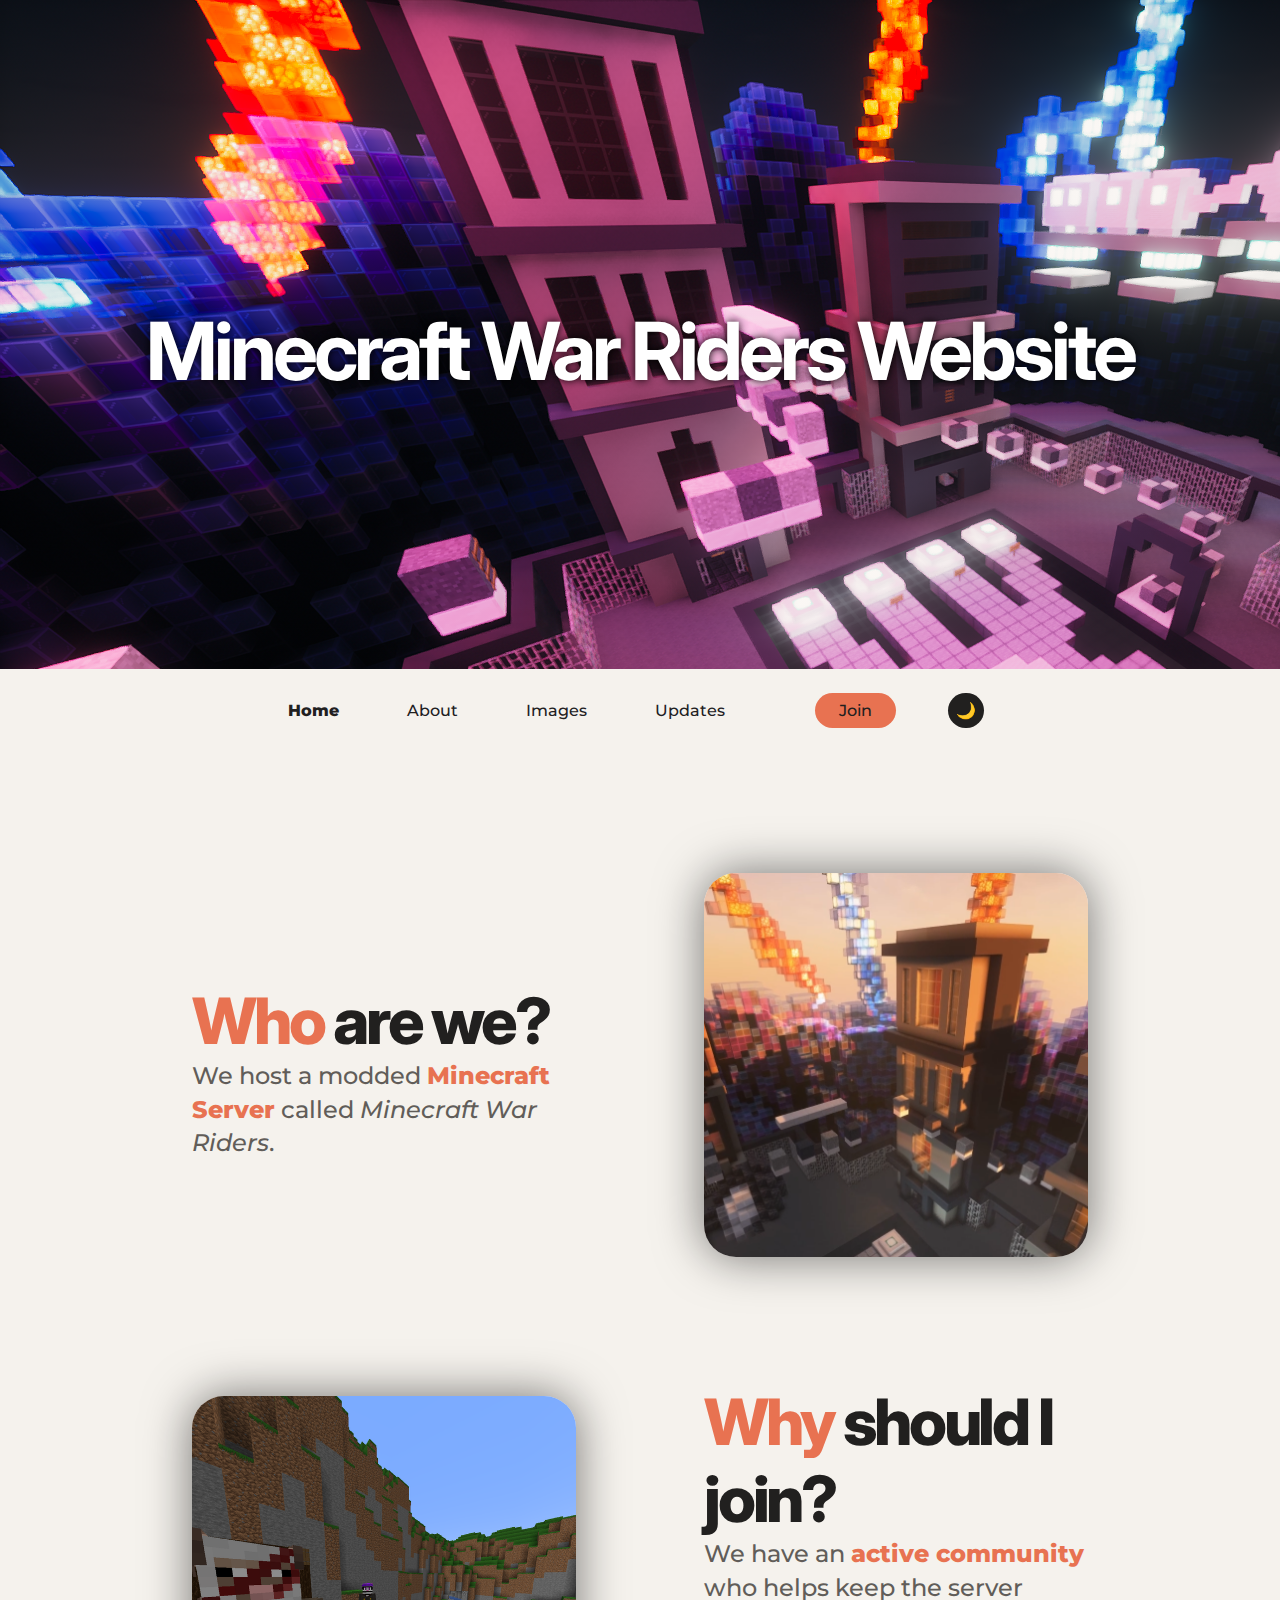
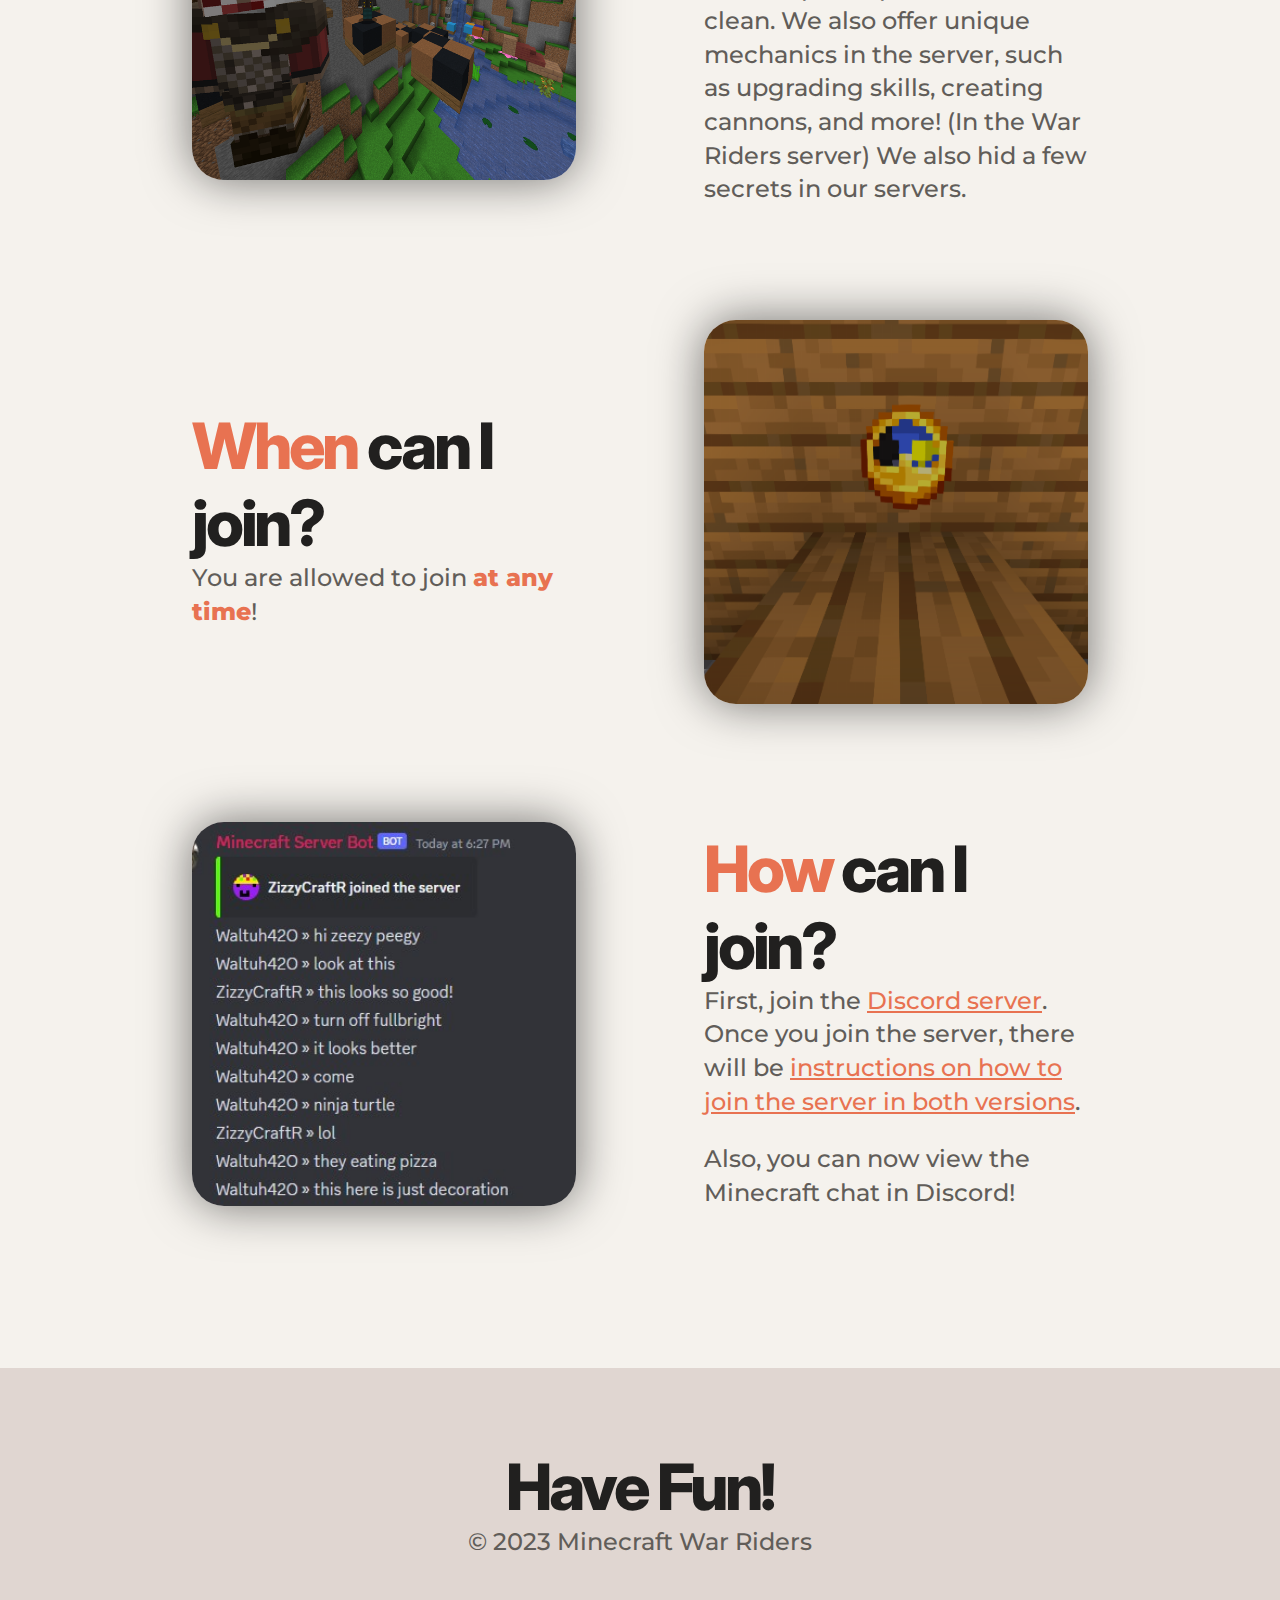
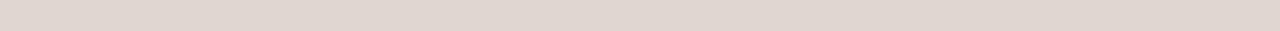
<file: mcwr/index.html>
<!--

              ####    ####
              ####    ####
                  ####
                ########
                ########
                ##    ##

+--------------------------------------+
| (C) Minecraft War Riders Crossplay   |
|                                      |
| Website made by No*ie                |
| youtube.com/@itsnoxie for more info. |
+--------------------------------------+

-->

<!DOCTYPE html>

<html>
    <head>
        <meta charset="utf-8">
        <meta http-equiv="X-UA-Compatible" content="IE=edge">
        <title>MCWR | Home</title>
        <link rel="icon" type="image/x-icon" href="resources/favicon.png">
        <meta name="viewport" content="width=device-width, initial-scale=1">
        <link rel="stylesheet" href="style.css">
        <script src="https://ajax.googleapis.com/ajax/libs/jquery/3.6.4/jquery.min.js"></script>
        <script src="app.js"></script>
    </head>
    <body id="body">
        <header>
            <h1>
                Minecraft War Riders Website
            </h1>
        </header>
        <nav>
            <div class="nav-list-div">
                <ul>
                    <li><a href="index.html"><b>Home</b></a></li>
                    <li><a href="about.html">About</a></li>
                    <li><a href="images.html">Images</a></li>
                    <li><a href="updates.html">Updates</a></li>
                </ul>
            </div>
            <div>
                <button id="join-button"><a href="https://www.discord.gg/PpvEjsumfe"">Join</a></button>
                <button id="dark-mode" onclick="toggleDarkMode()">🌙</button>
                <button id="xi-button" onclick="toggleMenu()">≡</button>
            </div>
        </nav>
        <div class="menu">
            <li class="menuli"><a href="index.html">Home</a></li>
            <li class="menuli"><a href="about.html">About</a></li>
            <li class="menuli"><a href="images.html">Images</a></li>
            <li class="menuli"><a href="updates.html">Updates</a></li>
        </div>
        <main>
            <div class="container">
                <div>
                    <h1><span class="red h">Who</span> are we?</h1>
                    <p>We host a modded <b class="red">Minecraft Server</b> called <em>Minecraft War Riders</em>.</p>
                </div>
                <div>
                    <img src="resources/lobby2.png" style="width: 30vw; height: 30vw;">
                </div>
            </div>
            <div class="container">
                <div>
                    <img src="resources/lobby3.png" style="width: 30vw; height: 30vw;">
                </div>
                <div>
                    <h1><span class="red h">Why</span> should I join?</h1>
                    <p>We have an <b class="red">active community</b> who helps keep the server clean. We also offer unique mechanics in the server, such as upgrading skills, creating cannons, and more! (In the War Riders server) We also hid a few secrets in our servers.</p>
                </div>
            </div>
            <div class="container">
                <div>
                    <h1><span class="red h">When</span> can I join?</h1>
                    <p>You are allowed to join <b class="red">at any time</b>!</p>
                </div>
                <div>
                    <img src="resources/clock.png" style="width: 30vw; height: 30vw;">
                </div>
            </div>
            <div class="container">
                <div>
                    <img src="resources/discord.png" style="width: 30vw; height: 30vw;">
                </div>
                <div>
                    <h1><span class="red h">How</span> can I join?</h1>
                    <p>First, join the <a href="https://www.discord.gg/PpvEjsumfe">Discord server</a>. Once you join the server, there will be <a href="about.html">instructions on how to join the server in both versions</a>.</p>
                    <p>Also, you can now view the Minecraft chat in Discord!</p>
                </div>
            </div>
        </main>
        <footer>
            <h1>Have Fun!</h1>
            <p>&copy; 2023 Minecraft War Riders</p>
        </footer>
    </body>
</html>
</file>
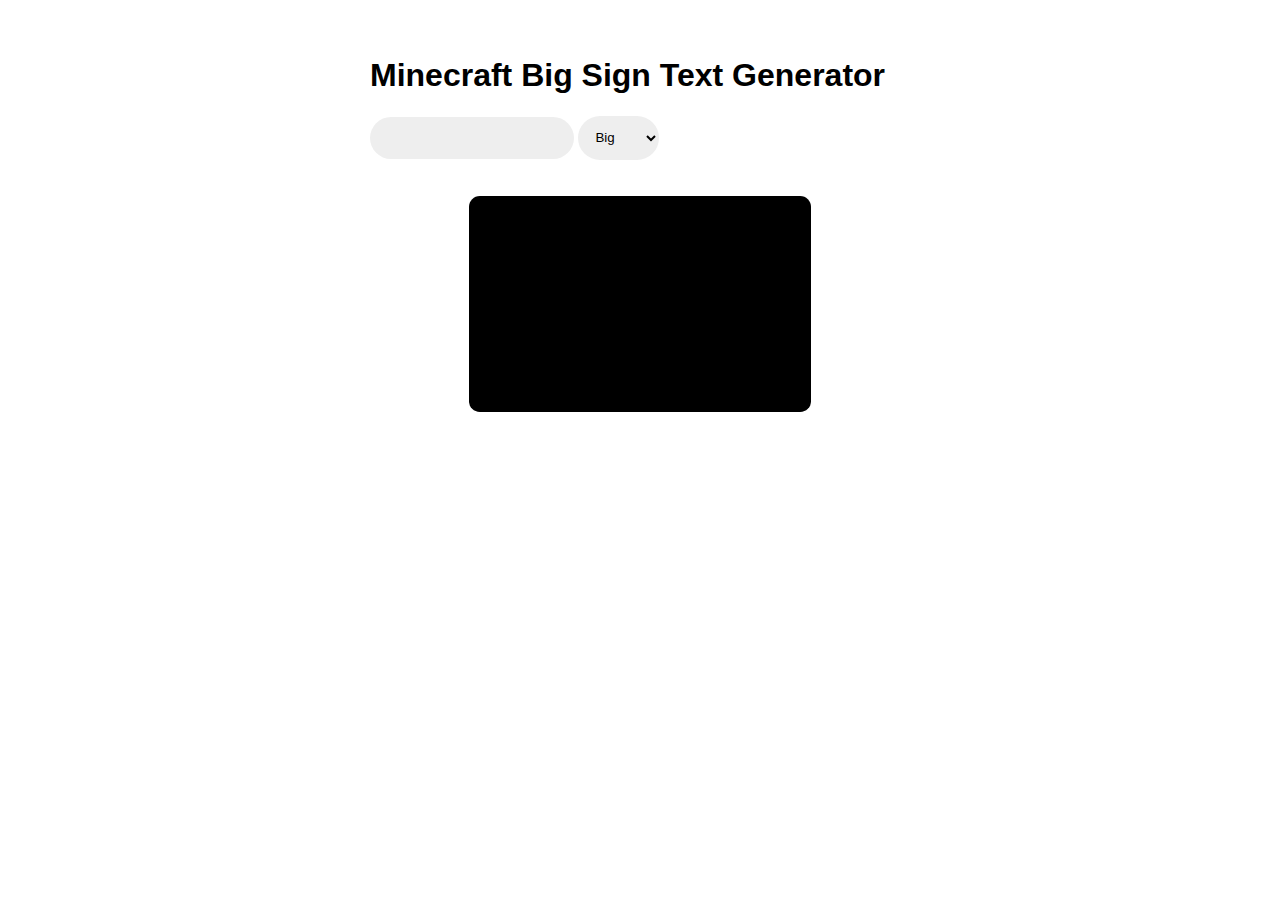
<file: signtext.html>
<!DOCTYPE html>
<html lang="en">
<head>
    <link rel="preconnect" href="https://rsms.me/">
    <link rel="stylesheet" href="https://rsms.me/inter/inter.css">
    <meta charset="UTF-8">
    <meta name="viewport" content="width=device-width, initial-scale=1.0">
    <title>Sign Text Generator</title>
    <script src="https://ajax.googleapis.com/ajax/libs/jquery/3.7.1/jquery.min.js"></script>
    <style>
        @font-face {
    font-family: Minecraft Seven v2;
    src: url("resources/Minecraft-Seven_v2.otf") format("opentype");
}

:root {
    font-family: Inter, sans-serif;
    font-feature-settings: 'liga' 1, 'calt' 1, 'dlig' 1, 'ss02' 1;
}

@supports (font-variation-settings: normal) {
    :root { font-family: InterVariable, sans-serif; }
}

body {
    font-family: 'Inter', sans-serif;
    padding: 36px 0;
    max-width: 60vh;
    margin: 0 auto;
}

.sign {
    font-family: 'Minecraft Seven v2';
    font-size: 36px;
    background-color: #000000;
    border-radius: 0.3em;
    margin: 1em auto;
    padding: 0.3em;
    width: 8.9em;
    height: 5.4em;

    p {
        color: #55FF55;
        text-shadow:
            .1em .1em #278828,
            .1em 0em #278828,
            .1em -.1em #278828,
            0em -.1em #278828,
            -.1em -.1em #278828,
            -.1em 0em #278828,
            -.1em .1em #278828,
            0em .1em #278828;
        display: block;
        text-align: center;
        word-spacing: 0.1em;
        font-size: 36px;
        margin: 0.3em 0;
        white-space: pre;
    } 
}

.compromise p {
    color: #FFFF55;
    text-shadow:
        .1em .1em #888828,
        .1em 0em #888828,
        .1em -.1em #888828,
        0em -.1em #888828,
        -.1em -.1em #888828,
        -.1em 0em #888828,
        -.1em .1em #888828,
        0em .1em #888828;
}

.too-long p {
    color: #FF5555;
    text-shadow:
        .1em .1em #882728,
        .1em 0em #882728,
        .1em -.1em #882728,
        0em -.1em #882728,
        -.1em -.1em #882728,
        -.1em 0em #882728,
        -.1em .1em #882728,
        0em .1em #882728;
}

input, select {
    background-color: #eeeeee;
    border: none;
    padding: 1em;
    border-radius: 100vh;
}
    </style>
</head>
<body>
    <h1>Minecraft Big Sign Text Generator</h1>
    <input type="text" id="input">
    <select name="font" id="font">
        <option value="big">Big</option>
        <option value="small">Small</option>
    </select>
    <div class="sign">
        <p id="line1"> </p>
        <p id="line2"> </p>
        <p id="line3"> </p>
        <p id="line4"> </p>
    </div>
</body>
<script>
    const bigCharacters = [
    "ıı''ıı",
    "||''||",
    "|| ||",
    "   ",
    "||''ıı",
    "||''ıı",
    "||,,!!",
    "   ",
    "ıı''||",
    "||  ",
    "!!,,!!",
    "   ",
    "||''ıı",
    "|| ||",
    "||,,!!",
    "   ",
    "||''''",
    "||'' ",
    "||,,,,",
    "   ",
    "||''''",
    "||'' ",
    "||  ",
    "   ",
    "ıı''''",
    "|| ıı",
    "!!,,||",
    "   ",
    "|| ||",
    "||''||",
    "|| ||",
    "   ",
    "''||''",
    " || ",
    ",,||,,",
    "   ",
    "''''||",
    "  ||",
    "ıı,,||",
    "   ",
    "|| ||",
    "||''ıı",
    "|| ||",
    "   ",
    "||  ",
    "||  ",
    "||,,,,",
    "   ",
    "||ıı||",
    "|| ||",
    "|| ||",
    "   ",
    "||''ıı",
    "|| ||",
    "|| ||",
    "   ",
    "ıı''ıı",
    "|| ||",
    "!!,,!!",
    "   ",
    "||''ıı",
    "||'' ",
    "||  ",
    "   ",
    "ıı''ıı",
    "||,,||",
    "  ||",
    "   ",
    "||''ıı",
    "||''ıı",
    "|| ||",
    "   ",
    "ıı''!!",
    "''''ıı",
    "ıı,,||",
    "   ",
    "''||''",
    " || ",
    " || ",
    "   ",
    "|| ||",
    "|| ||",
    "!!,,!!",
    "   ",
    "|| ||",
    "|| ||",
    "||ıı''",
    "   ",
    "|| ||",
    "||,,||",
    "||''||",
    "   ",
    "|| ||",
    " || ",
    "|| ||",
    "   ",
    "|| ||",
    "!!,,||",
    "ıı,,||",
    "   ",
    "''''||",
    " || ",
    "||,,,,",
    "   ",
    "   ",
    "'';;ıı",
    "||,,||",
    "   ",
    "||  ",
    "||''ıı",
    "||,,||",
    "   ",
    "   ",
    "ıı''!!",
    "||,,ıı",
    "   ",
    "  ||",
    "ıı''||",
    "||,,||",
    "   ",
    "   ",
    "ıı''||",
    "!!;;,,",
    "   ",
    " ıı''",
    "''||''",
    " || ",
    "   ",
    "   ",
    "ıı''||",
    "||,,||",
    "ıı,,||",
    "||  ",
    "||''ıı",
    "|| ||",
    "   ",
    " '' ",
    "''|| ",
    " ||,,",
    "   ",
    "  ''",
    "''''||",
    "  ||",
    "ıı,,||",
    "||  ",
    "||,,!!",
    "|| ıı",
    "   ",
    "''|| ",
    " || ",
    " ||,,",
    "   ",
    "   ",
    "||ıı||",
    "|| ||",
    "   ",
    "   ",
    "||''ıı",
    "|| ||",
    "   ",
    "   ",
    "ıı''ıı",
    "!!,,!!",
    "   ",
    "   ",
    "||''ıı",
    "||,,||",
    "||  ",
    "   ",
    "ıı''||",
    "!!,,||",
    "  ||",
    "   ",
    "||''!!",
    "||  ",
    "   ",
    "   ",
    "ıı;;''",
    "ıı,,||",
    "   ",
    " ıı ",
    "''||''",
    " ||,,",
    "   ",
    "   ",
    "|| ||",
    "!!,,||",
    "   ",
    "   ",
    "|| ||",
    "''ıı''",
    "   ",
    "   ",
    "|| ||",
    "''||||",
    "   ",
    "   ",
    "!!,,!!",
    "ıı''ıı",
    "   ",
    "   ",
    "|| ||",
    "!!,,||",
    "ıı,,||",
    "   ",
    "'';;ıı",
    "||,,,,",
    "   ",
    "ıı''ıı",
    "||,'||",
    "!!,,!!",
    "   ",
    ",,|| ",
    " || ",
    ",,||,,",
    "   ",
    "!!''ıı",
    " ,,!!",
    "||,,,,",
    "   ",
    "!!''ıı",
    " ''ıı",
    "||,,!!",
    "   ",
    "ıı ||",
    "||,,||",
    "  ||",
    "   ",
    "||''''",
    "''''ıı",
    "||,,!!",
    "   ",
    "ıı'' ",
    "||''ıı",
    "!!,,!!",
    "   ",
    "''''||",
    " || ",
    "||  ",
    "   ",
    "ıı''ıı",
    "ıı''ıı",
    "!!,,!!",
    "   ",
    "ıı''ıı",
    "!!,,||",
    " ,,!!",
    "   ",
    " || ",
    "   ",
    "   ",
    "   ",
    "   ",
    "   ",
    " ıı ",
    "   ",
    "   ",
    "   ",
    " ıı ",
    "''  ",
    ",,||,,",
    "''··,,",
    "''||''",
    "   ",
    "   ",
    ",,,,,,",
    "   ",
    "   ",
    "ıı'' ",
    "ıı'' ",
    "||,,||",
    "   ",
    "   ",
    "   ",
    "   ",
    "   "
];

const smallCharacters = [
    ",,,,,",
    "||··|",
    ",,,,,",
    "||;;i",
    ",,,,,",
    "||,,,",
    " ,,,",
    "ı;;||",
    ",,,,,",
    "||;;,",
    ",,,,,",
    "||· ",
    ",,,,,",
    "||,;ı",
    ",, ,",
    "||··|",
    ",,,,,",
    ",,||,",
    ",,,,,",
    "ı,,||",
    ",, ,",
    "||·;,",
    ",,, ",
    "||,,,",
    ",, ,",
    "||''|",
    ",, ,",
    "||'·|",
    ",,,,,",
    "||,,|",
    ",,,,,",
    "||··'",
    ",,,,,",
    "'··||",
    ", ,,",
    "||' ",
    " ,,,",
    ";';ıı",
    ",,, ",
    "'||''",
    ",, ,",
    "||,,|",
    ",, ,",
    "||,·'",
    ",, ,",
    "|ı··|",
    ",, ,",
    "ıı''ı",
    ",, ,",
    "'';;|",
    ",,,,,",
    ",ı,',",
    ",,,,,",
    "||··|",
    ",,,,,",
    "||;;i",
    ",,,,,",
    "||,,,",
    "  ,",
    "ıı;;|",
    ",,,,,",
    "||;;,",
    ",,,,,",
    "||· ",
    ",,,,,",
    "||,;ı",
    ",, ,",
    "||··|",
    ",,,,,",
    ",,||,",
    ",,,,,",
    "ı,,||",
    ",, ,",
    "||·;,",
    ",,, ",
    "||,,,",
    ",, ,",
    "||''|",
    ",, ,",
    "||'·|",
    ",,,,,",
    "||,,|",
    ",,,,,",
    "||··'",
    ",,,,,",
    "'··||",
    ", ,,",
    "||' ",
    " ,,,",
    ";';ıı",
    ",,, ",
    "'||''",
    ",, ,",
    "||,,|",
    ",, ,",
    "||,·'",
    ",, ,",
    "||ı·|",
    ",, ,",
    "ıı''ı",
    ",, ,",
    "'';;|",
    ",,,,,",
    ",ı,',",
    ",,,,,",
    "|,;,|",
    ",,, ",
    ",||,,",
    ",,,,,",
    "ı;;;'",
    ",,,,,",
    ";;;;¦",
    ",, ,",
    "''''|",
    ",,,,,",
    "'';;ı",
    " ,,,",
    "||;;ı",
    ",,,,,",
    " ı|'",
    ",,,,,",
    "¦|;;¦",
    ",,,,,",
    "';;||",
    ",,, ",
    " ' ",
    " · ",
    "ııı ",
    " · ",
    ",;ı ",
    ",,ı,,",
    "';|;ı",
    " · ",
    "'''''",
    ",,, ",
    "¦;¦;,",
    " · ",
    " · ",
];

const allCharactersString = "ABCDEFGHIJKLMNOPQRSTUVWXYZabcdefghijklmnopqrstuvwxyz0123456789'.,$-& ";

const allCharacters = allCharactersString.split("");

function bigCharacterLine(n, character) {
    let characterIndex = allCharactersString.indexOf(character);
    let line = bigCharacters[4 * characterIndex + n - 1];
    return line;
}

function bigLine(n, input) {
    let textArray = input.split("");
    let line = textArray.map(element => bigCharacterLine(n, element));
    return line;
}

function bigOutput(input) {
    let lines = [1, 2, 3, 4];
    return lines.map(element => bigLine(element, input));
}

function findBigJoiner(input) {
    console.log(input.length);
    if (input.length === 6) {
        $(".sign").addClass("compromise");
        return ".";
    } else {
        $(".sign").removeClass("compromise");
        return " ";
    }
}

function bigText(input) {
    let outputMatrix = bigOutput(input);
    let outputArray = outputMatrix.map(element => element.join(findBigJoiner(input)));
    $("#line1").text(outputArray[0]);
    $("#line2").text(outputArray[1]);
    $("#line3").text(outputArray[2]);
    $("#line4").text(outputArray[3]);
    if (input.length > 6) {
        $(".sign").addClass("too-long");
    } else {
        $(".sign").removeClass("too-long");
    }
}

function smallCharacterLine(n, character) {
    let characterIndex = allCharactersString.indexOf(character);
    let line = smallCharacters[2 * characterIndex + n - 1];
    return line;
}

function smallLine(n, input) {
    let textArray = input.split("");
    let line = textArray.map(element => smallCharacterLine(n, element));
    return line;
}

function smallOutput(input) {
    let lines = [1, 2];
    return lines.map(element => smallLine(element, input));
}

function defaultMultiRow(outputMatrix, input) {
    let division = Math.ceil(input.length / 2);
    if (input.split("")[division] === " ") {
        let firstRow = outputMatrix[0].slice(0, division).join(" ");
        let secondRow = outputMatrix[1].slice(0, division).join(" ");
        let thirdRow = outputMatrix[0].slice(division + 1).join(" ");
        let fourthRow = outputMatrix[1].slice(division + 1).join(" ");
        $("#line1").text(firstRow);
        $("#line2").text(secondRow);
        $("#line3").text(thirdRow);
        $("#line4").text(fourthRow);
    } else if (input.split("")[division - 1] === " ") {
        let firstRow = outputMatrix[0].slice(0, division - 1).join(" ");
        let secondRow = outputMatrix[1].slice(0, division - 1).join(" ");
        let thirdRow = outputMatrix[0].slice(division).join(" ");
        let fourthRow = outputMatrix[1].slice(division).join(" ");
        $("#line1").text(firstRow);
        $("#line2").text(secondRow);
        $("#line3").text(thirdRow);
        $("#line4").text(fourthRow);
    } else {
        let firstRow = outputMatrix[0].slice(0, division).join(" ");
        let secondRow = outputMatrix[1].slice(0, division).join(" ");
        let thirdRow = outputMatrix[0].slice(division).join(" ");
        let fourthRow = outputMatrix[1].slice(division).join(" ");
        $("#line1").text(firstRow);
        $("#line2").text(secondRow);
        $("#line3").text(thirdRow);
        $("#line4").text(fourthRow);
    }
}

function smallText(input) {
    let outputMatrix = smallOutput(input);
    let outputArray = outputMatrix.map(element => element.join(" "));
    if (input.length > 12) {
        $(".sign").addClass("too-long");
        $("#line1").text(" ");
        $("#line2").text(outputArray[0]);
        $("#line3").text(outputArray[1]);
        $("#line4").text(" ");
    } else {
        $(".sign").removeClass("too-long");
        if (input.length > 6) {
            $(".sign").addClass("compromise");
            if (input.includes(" ")) {
                if (input.replace(/[^\s]/g, "").length === 1) {
                    if (input.split("").indexOf(" ") <= 6 && input.length - input.split("").indexOf(" ") <= 6) {
                        let division = input.split("").indexOf(" ");
                        let spacelessInput = input.replace(/[\s]/g, "");
                        let spacelessOutputMatrix = smallOutput(spacelessInput);
                        let firstRow = spacelessOutputMatrix[0].slice(0, division).join(" ");
                        let secondRow = spacelessOutputMatrix[1].slice(0, division).join(" ");
                        let thirdRow = spacelessOutputMatrix[0].slice(division).join(" ");
                        let fourthRow = spacelessOutputMatrix[1].slice(division).join(" ");
                        $("#line1").text(firstRow);
                        $("#line2").text(secondRow);
                        $("#line3").text(thirdRow);
                        $("#line4").text(fourthRow);
                    } else {
                        defaultMultiRow(outputMatrix, input);
                    }
                } else {
                    defaultMultiRow(outputMatrix, input);
                }
            } else {
                defaultMultiRow(outputMatrix, input);
            }
        } else {
            $(".sign").removeClass("compromise");
            $("#line1").text(" ");
            $("#line2").text(outputArray[0]);
            $("#line3").text(outputArray[1]);
            $("#line4").text(" ");
        }
    }
}

setInterval(function() {
    if ($("#font").val() === "big") {
        bigText($("#input").val());
    } else {
        smallText($("#input").val());
    }
}, 100);
</script>
</html>
</file>
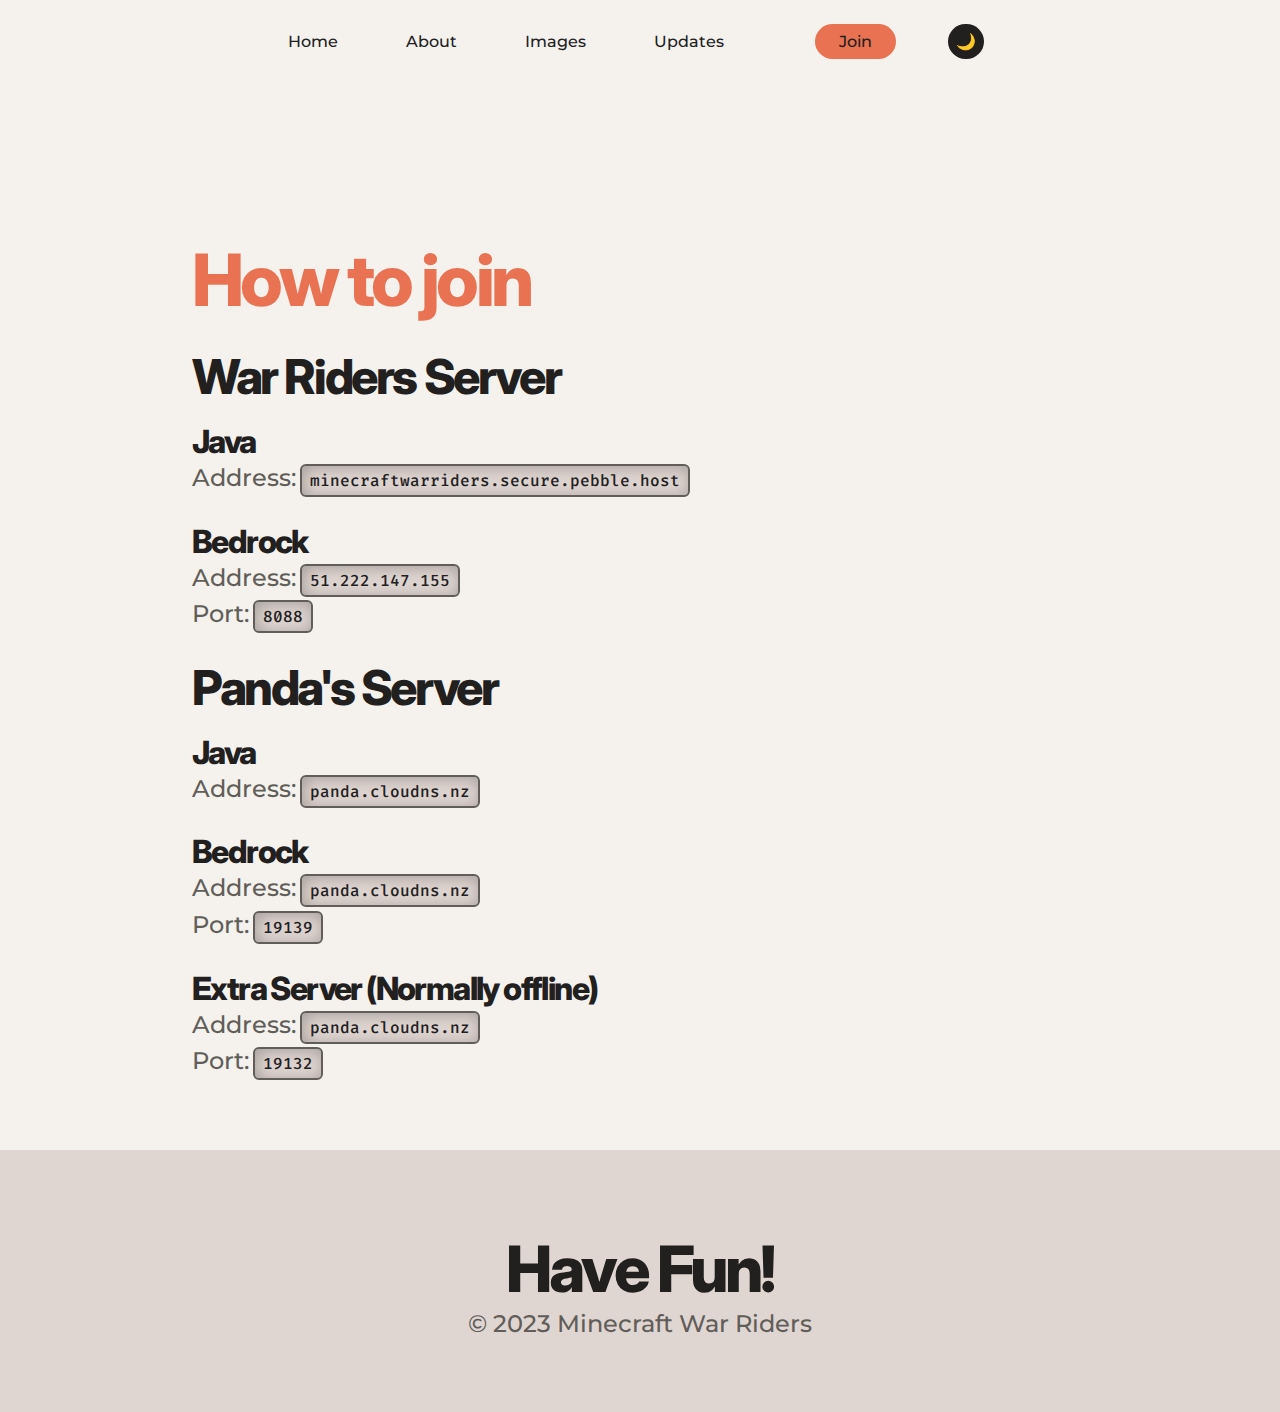
<file: mcwr/about.html>
<!--

              ####    ####
              ####    ####
                  ####
                ########
                ########
                ##    ##

+--------------------------------------+
| (C) Minecraft War Riders Crossplay   |
|                                      |
| Website made by No*ie                |
| youtube.com/@itsnoxie for more info. |
+--------------------------------------+

-->

<!DOCTYPE html>

<html>
    <head>
        <meta charset="utf-8">
        <meta http-equiv="X-UA-Compatible" content="IE=edge">
        <title>MCWR | About</title>
        <link rel="icon" type="image/x-icon" href="resources/favicon.png">
        <meta name="viewport" content="width=device-width, initial-scale=1">
        <link rel="stylesheet" href="style.css">
        <script src="https://ajax.googleapis.com/ajax/libs/jquery/3.6.4/jquery.min.js"></script>
        <script src="app.js"></script>
    </head>
    <body id="body">
        <nav>
            <div class="nav-list-div">
                <ul>
                    <li><a href="index.html">Home</a></li>
                    <li><a href="about.html">About</a></li>
                    <li><a href="images.html">Images</a></li>
                    <li><a href="updates.html">Updates</a></li>
                </ul>
            </div>
            <div>
                <button id="join-button"><a href="https://www.discord.gg/PpvEjsumfe"">Join</a></button>
                <button id="dark-mode" onclick="toggleDarkMode()">🌙</button>
                <button id="xi-button" onclick="toggleMenu()">≡</button>
            </div>
        </nav>
        <div class="menu">
            <li class="menuli"><a href="index.html">Home</a></li>
            <li class="menuli"><a href="about.html"><u><b>About</b></u></a></li>
            <li class="menuli"><a href="images.html">Images</a></li>
            <li class="menuli"><a href="updates.html">Updates</a></li>
        </div>
        <main>
            <h1 class="title">How to join</h1>
            <h2>War Riders Server</h2>
            <h3>Java</h3>
            <p>Address: <code>minecraftwarriders.secure.pebble.host</code></p>
            <h3>Bedrock</h3>
            <p>Address: <code>51.222.147.155</code><br>Port: <code>8088</code></p>
            <h2>Panda's Server</h2>
            <h3>Java</h3>
            <p>Address: <code>panda.cloudns.nz</code></p>
            <h3>Bedrock</h3>
            <p>Address: <code>panda.cloudns.nz</code><br>Port: <code>19139</code></p>
            <h3>Extra Server (Normally offline)</h3>
            <p>Address: <code>panda.cloudns.nz</code><br>Port: <code>19132</code></p>
        </main>
        <footer>
            <h1>Have Fun!</h1>
            <p>&copy; 2023 Minecraft War Riders</p>
        </footer>
    </body>
</html>
</file>
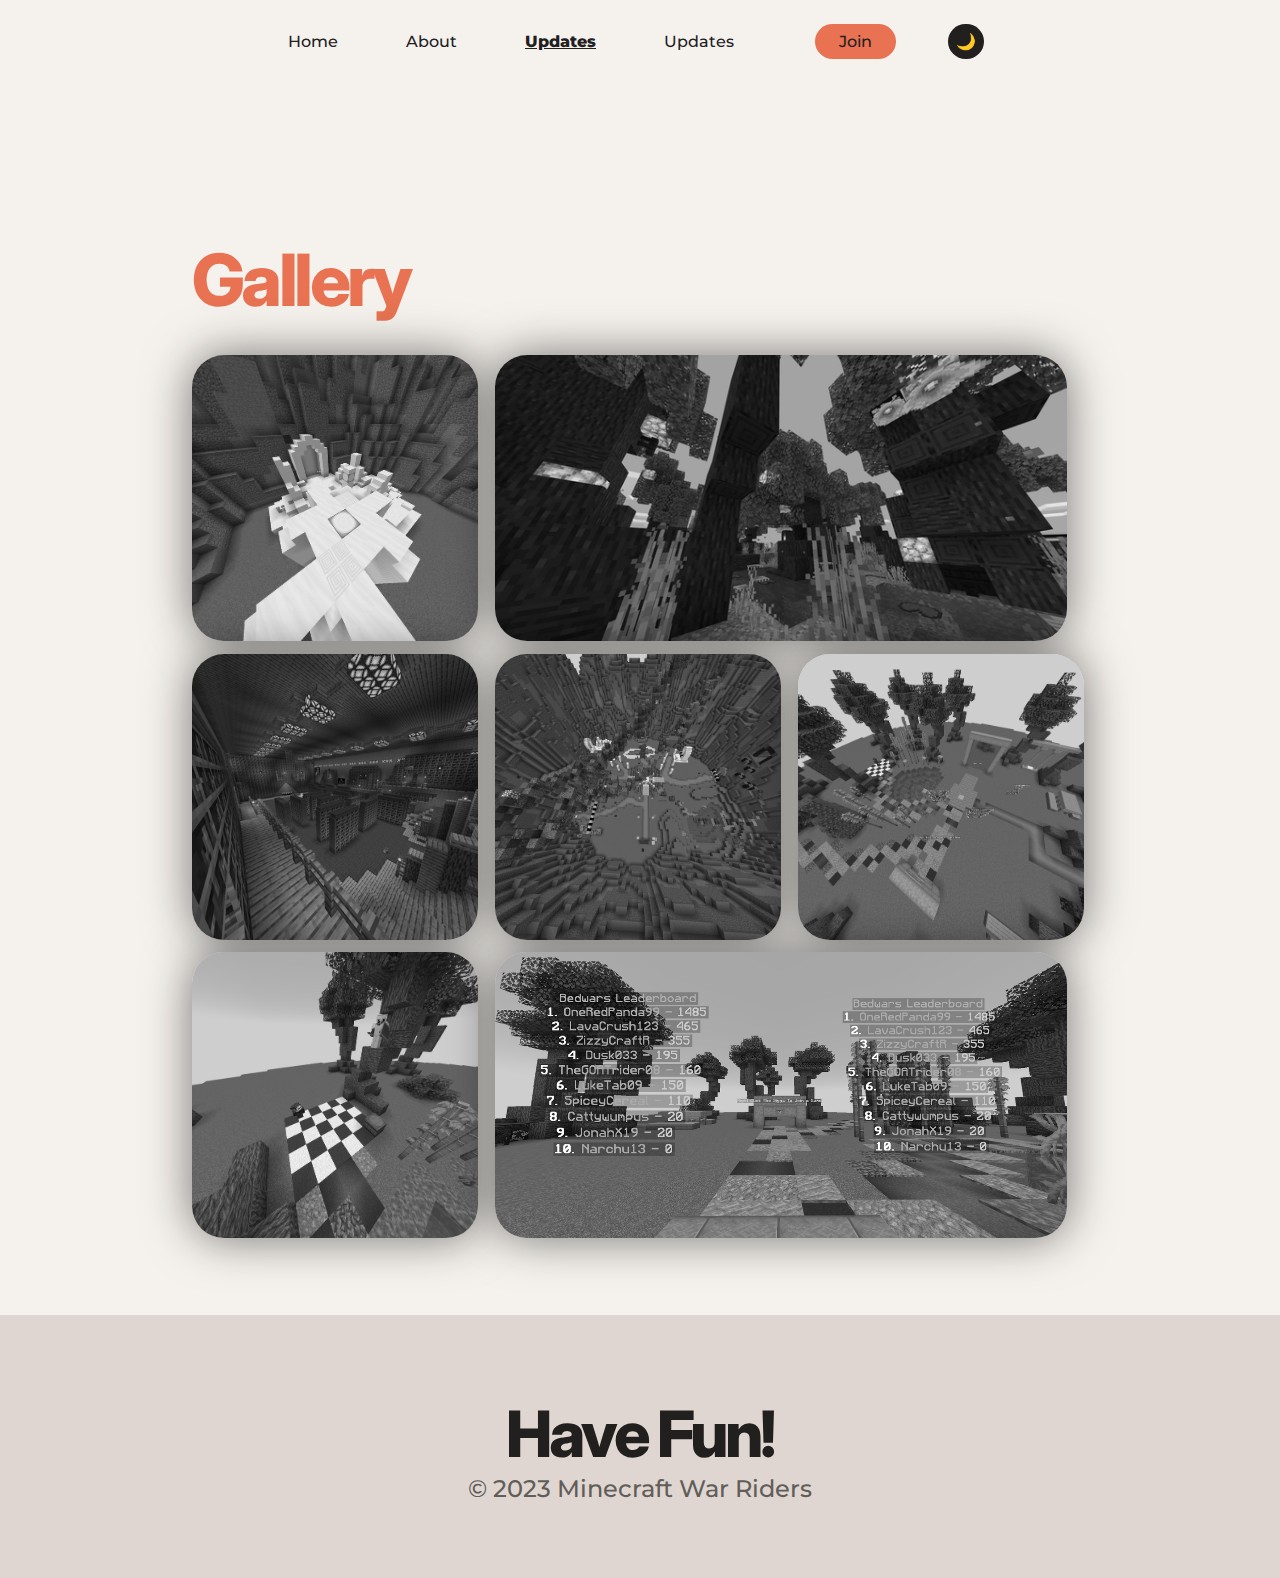
<file: mcwr/images.html>
<!--

              ####    ####
              ####    ####
                  ####
                ########
                ########
                ##    ##

+--------------------------------------+
| (C) Minecraft War Riders Crossplay   |
|                                      |
| Website made by No*ie                |
| youtube.com/@itsnoxie for more info. |
+--------------------------------------+

-->

<!DOCTYPE html>

<html>
    <head>
        <meta charset="utf-8">
        <meta http-equiv="X-UA-Compatible" content="IE=edge">
        <title>MCWR | Images</title>
        <link rel="icon" type="image/x-icon" href="resources/favicon.png">
        <meta name="viewport" content="width=device-width, initial-scale=1">
        <link rel="stylesheet" href="style.css">
        <script src="https://ajax.googleapis.com/ajax/libs/jquery/3.6.4/jquery.min.js"></script>
        <script src="app.js"></script>
    </head>
    <body id="body">
        <nav>
            <div class="nav-list-div">
                <ul>
                    <li><a href="index.html">Home</a></li>
                    <li><a href="about.html">About</a></li>
                    <li><a href="images.html"><u><b>Updates</b></u></a></li>
                    <li><a href="updates.html">Updates</a></li>
                </ul>
            </div>
            <div>
                <button id="join-button"><a href="https://www.discord.gg/PpvEjsumfe"">Join</a></button>
                <button id="dark-mode" onclick="toggleDarkMode()">🌙</button>
                <button id="xi-button" onclick="toggleMenu()">≡</button>
            </div>
        </nav>
        <div class="menu">
            <li class="menuli"><a href="index.html">Home</a></li>
            <li class="menuli"><a href="about.html">About</a></li>
            <li class="menuli"><a href="images.html">Images</a></li>
            <li class="menuli"><a href="updates.html">Updates</a></li>
        </div>
        <main>
            <h1 class="title">Gallery</h1>
            <div class="bento">
                <img src="resources/bedwarsportal.png">
                <img src="resources/javahub.png" class="double">
                <img src="resources/library.png">
                <img src="resources/lobbytop.png">
                <img src="resources/path1.png">
                <img src="resources/path2.png">
                <img src="resources/path3.png" class="double">
            </div>
        </main>
        <footer>
            <h1>Have Fun!</h1>
            <p>&copy; 2023 Minecraft War Riders</p>
        </footer>
    </body>
</html>
</file>
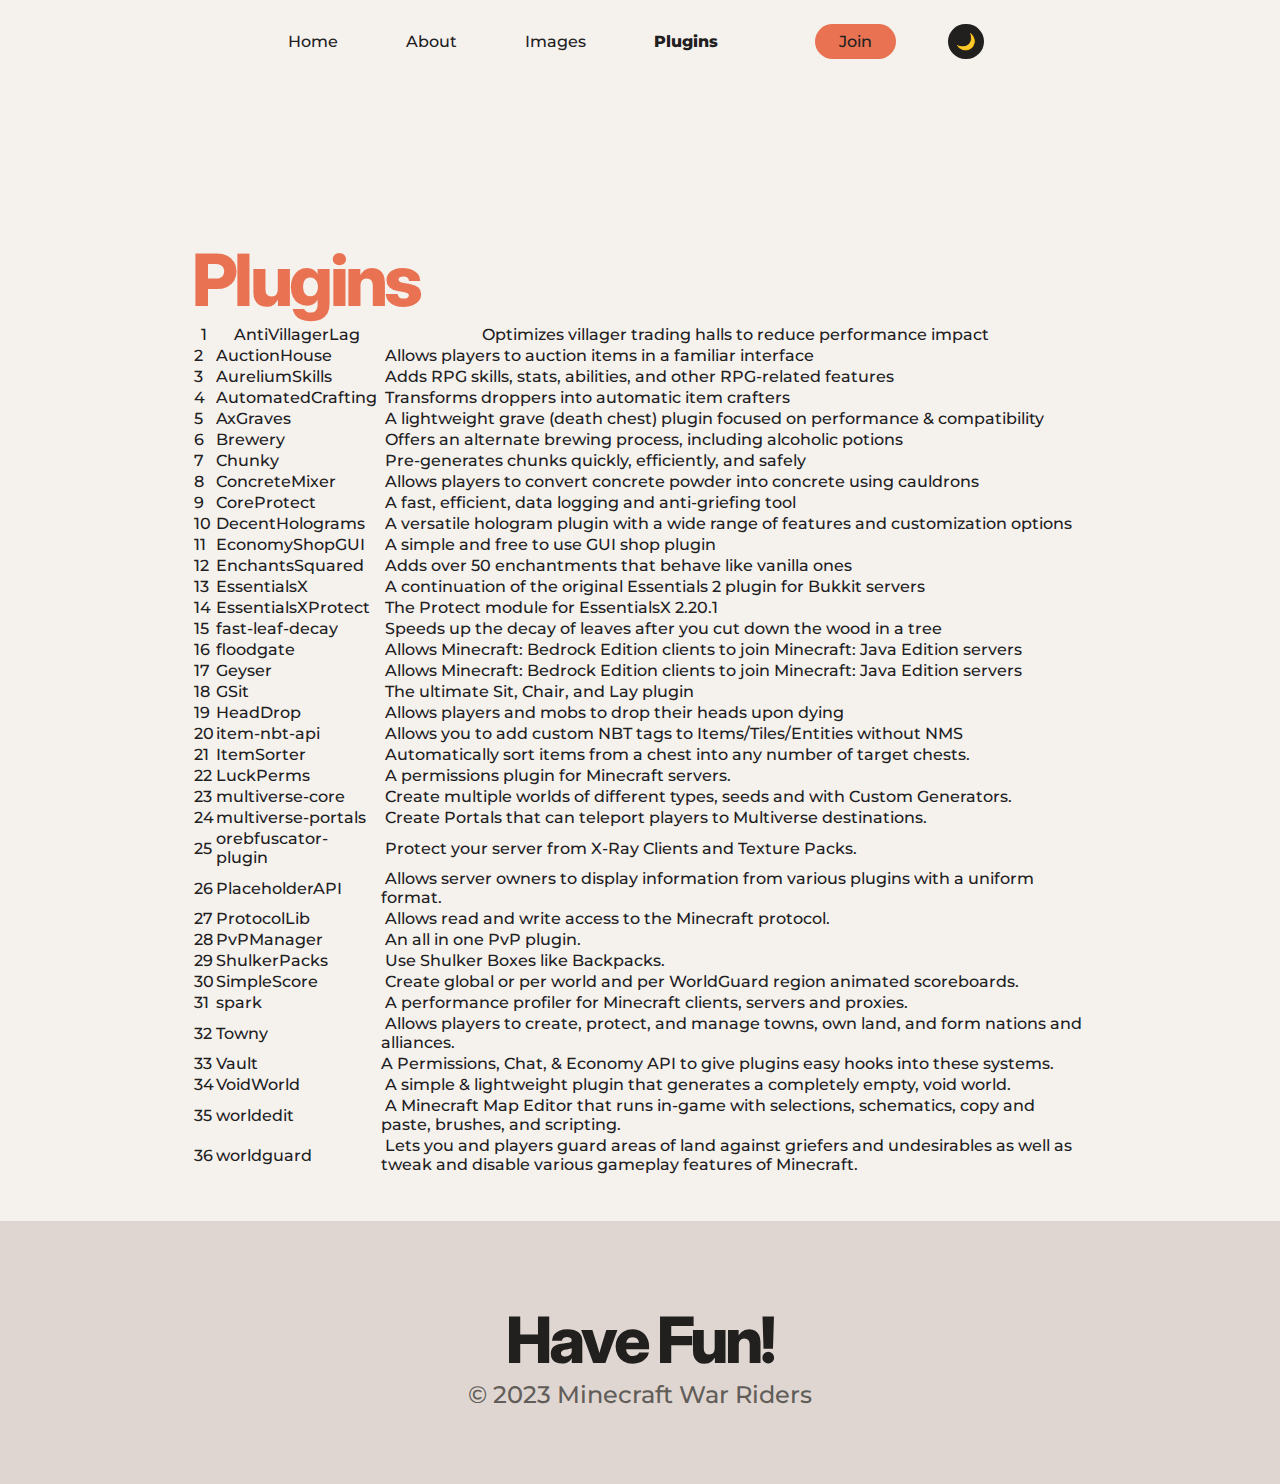
<file: mcwr/plugins.html>
<!--

              ####    ####
              ####    ####
                  ####
                ########
                ########
                ##    ##

+--------------------------------------+
| (C) Minecraft War Riders Crossplay   |
|                                      |
| Website made by No*ie                |
| youtube.com/@itsnoxie for more info. |
+--------------------------------------+

-->

<!-- Hi. So scroll down until you find a red square emoji. -->

<!DOCTYPE html>

<html>
    <head>
        <meta charset="utf-8">
        <meta http-equiv="X-UA-Compatible" content="IE=edge">
        <title>MCWR | Plugins</title>
        <link rel="icon" type="image/x-icon" href="resources/favicon.png">
        <meta name="viewport" content="width=device-width, initial-scale=1">
        <link rel="stylesheet" href="style.css">
        <script src="https://ajax.googleapis.com/ajax/libs/jquery/3.6.4/jquery.min.js"></script>
        <script src="app.js"></script>
    </head>
    <body id="body">
        <nav>
            <div class="nav-list-div">
                <ul>
                    <li><a href="index.html">Home</a></li>
                    <li><a href="about.html">About</a></li>
                    <li><a href="images.html">Images</a></li>
                    <li><a href="updates.html"><b>Plugins</b></a></li>
                </ul>
            </div>
            <div>
                <button id="join-button">
                    <a href="https://discord.com/invite/VXsefWTehP"">Join</a>
                </button>
                <button id="dark-mode" onclick="toggleDarkMode()">🌙</button>
                <button id="xi-button" onclick="toggleMenu()">≡</button>
            </div>
        </nav>
        <div class="menu">
            <li class="menuli"><a href="index.html">Home</a></li>
            <li class="menuli"><a href="about.html">About</a></li>
            <li class="menuli"><a href="images.html">Images</a></li>
            <li class="menuli"><a href="updates.html"><u>Updates</u></a></li>
        </div>
        <main>
            <h1 class="title">Plugins</h1>
            <table>
                <table><tbody><tr><th>1</th><th>​AntiVillagerLag</th><th>​ Optimizes villager trading halls to reduce performance impact</th></tr><tr><td>2</td><td>​AuctionHouse</td><td>​ Allows players to auction items in a familiar interface</td></tr><tr><td>3</td><td>​AureliumSkills</td><td>​ Adds RPG skills, stats, abilities, and other RPG-related features</td></tr><tr><td>4</td><td>AutomatedCrafting</td><td>​ Transforms droppers into automatic item crafters</td></tr><tr><td>5</td><td>​AxGraves</td><td>​ A lightweight grave (death chest) plugin focused on performance &amp; compatibility</td></tr><tr><td>6</td><td>​Brewery</td><td>​ Offers an alternate brewing process, including alcoholic potions</td></tr><tr><td>7</td><td>​Chunky</td><td>​ Pre-generates chunks quickly, efficiently, and safely</td></tr><tr><td>8</td><td>​ConcreteMixer</td><td>​ Allows players to convert concrete powder into concrete using cauldrons</td></tr><tr><td>9</td><td>​CoreProtect</td><td>​ A fast, efficient, data logging and anti-griefing tool</td></tr><tr><td>10</td><td>​DecentHolograms</td><td>​ A versatile hologram plugin with a wide range of features and customization options</td></tr><tr><td>11</td><td>​EconomyShopGUI</td><td>​ A simple and free to use GUI shop plugin</td></tr><tr><td>12</td><td>​EnchantsSquared</td><td>​​​ Adds over 50 enchantments that behave like vanilla ones</td></tr><tr><td>13</td><td>​EssentialsX</td><td>​ A continuation of the original Essentials 2 plugin for Bukkit servers</td></tr><tr><td>14</td><td>​EssentialsXProtect</td><td>​ The Protect module for EssentialsX 2.20.1</td></tr><tr><td>15</td><td>​fast-leaf-decay</td><td>​ Speeds up the decay of leaves after you cut down the wood in a tree</td></tr><tr><td>16</td><td>​floodgate</td><td>​ Allows Minecraft: Bedrock Edition clients to join Minecraft: Java Edition servers</td></tr><tr><td>17</td><td>​Geyser</td><td>​ Allows Minecraft: Bedrock Edition clients to join Minecraft: Java Edition servers</td></tr><tr><td>18</td><td>​GSit</td><td>​ The ultimate Sit, Chair, and Lay plugin</td></tr><tr><td>19</td><td>​HeadDrop</td><td>​ Allows players and mobs to drop their heads upon dying</td></tr><tr><td>20</td><td>​item-nbt-api</td><td>​ Allows you to add custom NBT tags to Items/Tiles/Entities without NMS</td></tr><tr><td>21</td><td>ItemSorter</td><td>​ Automatically sort items from a chest into any number of target chests.</td></tr><tr><td>22</td><td>​LuckPerms</td><td>​ A permissions plugin for Minecraft servers.</td></tr><tr><td>23</td><td>​multiverse-core</td><td>​ Create multiple worlds of different types, seeds and with Custom Generators.</td></tr><tr><td>24</td><td>​multiverse-portals</td><td>​ Create Portals that can teleport players to Multiverse destinations.</td></tr><tr><td>25</td><td>​orebfuscator-plugin</td><td>​ Protect your server from X-Ray Clients and Texture Packs.</td></tr><tr><td>26</td><td>​PlaceholderAPI</td><td>​ Allows server owners to display information from various plugins with a uniform format.</td></tr><tr><td>27</td><td>​ProtocolLib</td><td>​ Allows read and write access to the Minecraft protocol.</td></tr><tr><td>28</td><td>​PvPManager</td><td>​ An all in one PvP plugin.</td></tr><tr><td>29</td><td>​ShulkerPacks</td><td>​ Use Shulker Boxes like Backpacks.</td></tr><tr><td>30</td><td>​SimpleScore</td><td>​ Create global or per world and per WorldGuard region animated scoreboards.</td></tr><tr><td>31</td><td>​spark</td><td>​ A performance profiler for Minecraft clients, servers and proxies.</td></tr><tr><td>32</td><td>​Towny</td><td>​ Allows players to create, protect, and manage towns, own land, and form nations and alliances.</td></tr><tr><td>33</td><td>​Vault</td><td>​A Permissions, Chat, &amp; Economy API to give plugins easy hooks into these systems.</td></tr><tr><td>34</td><td>​VoidWorld</td><td>​ A simple &amp; lightweight plugin that generates a completely empty, void world.</td></tr><tr><td>35</td><td>​worldedit</td><td>​ A Minecraft Map Editor that runs in-game with selections, schematics, copy and paste, brushes, and scripting.</td></tr><tr><td>36</td><td>​worldguard</td><td>​ Lets you and players guard areas of land against griefers and undesirables as well as tweak and disable various gameplay features of Minecraft.</td></tr></tbody></table>
        </main>
        <footer>
            <h1>Have Fun!</h1>
            <p>&copy; 2023 Minecraft War Riders</p>
        </footer>
    </body>
</html>
</file>
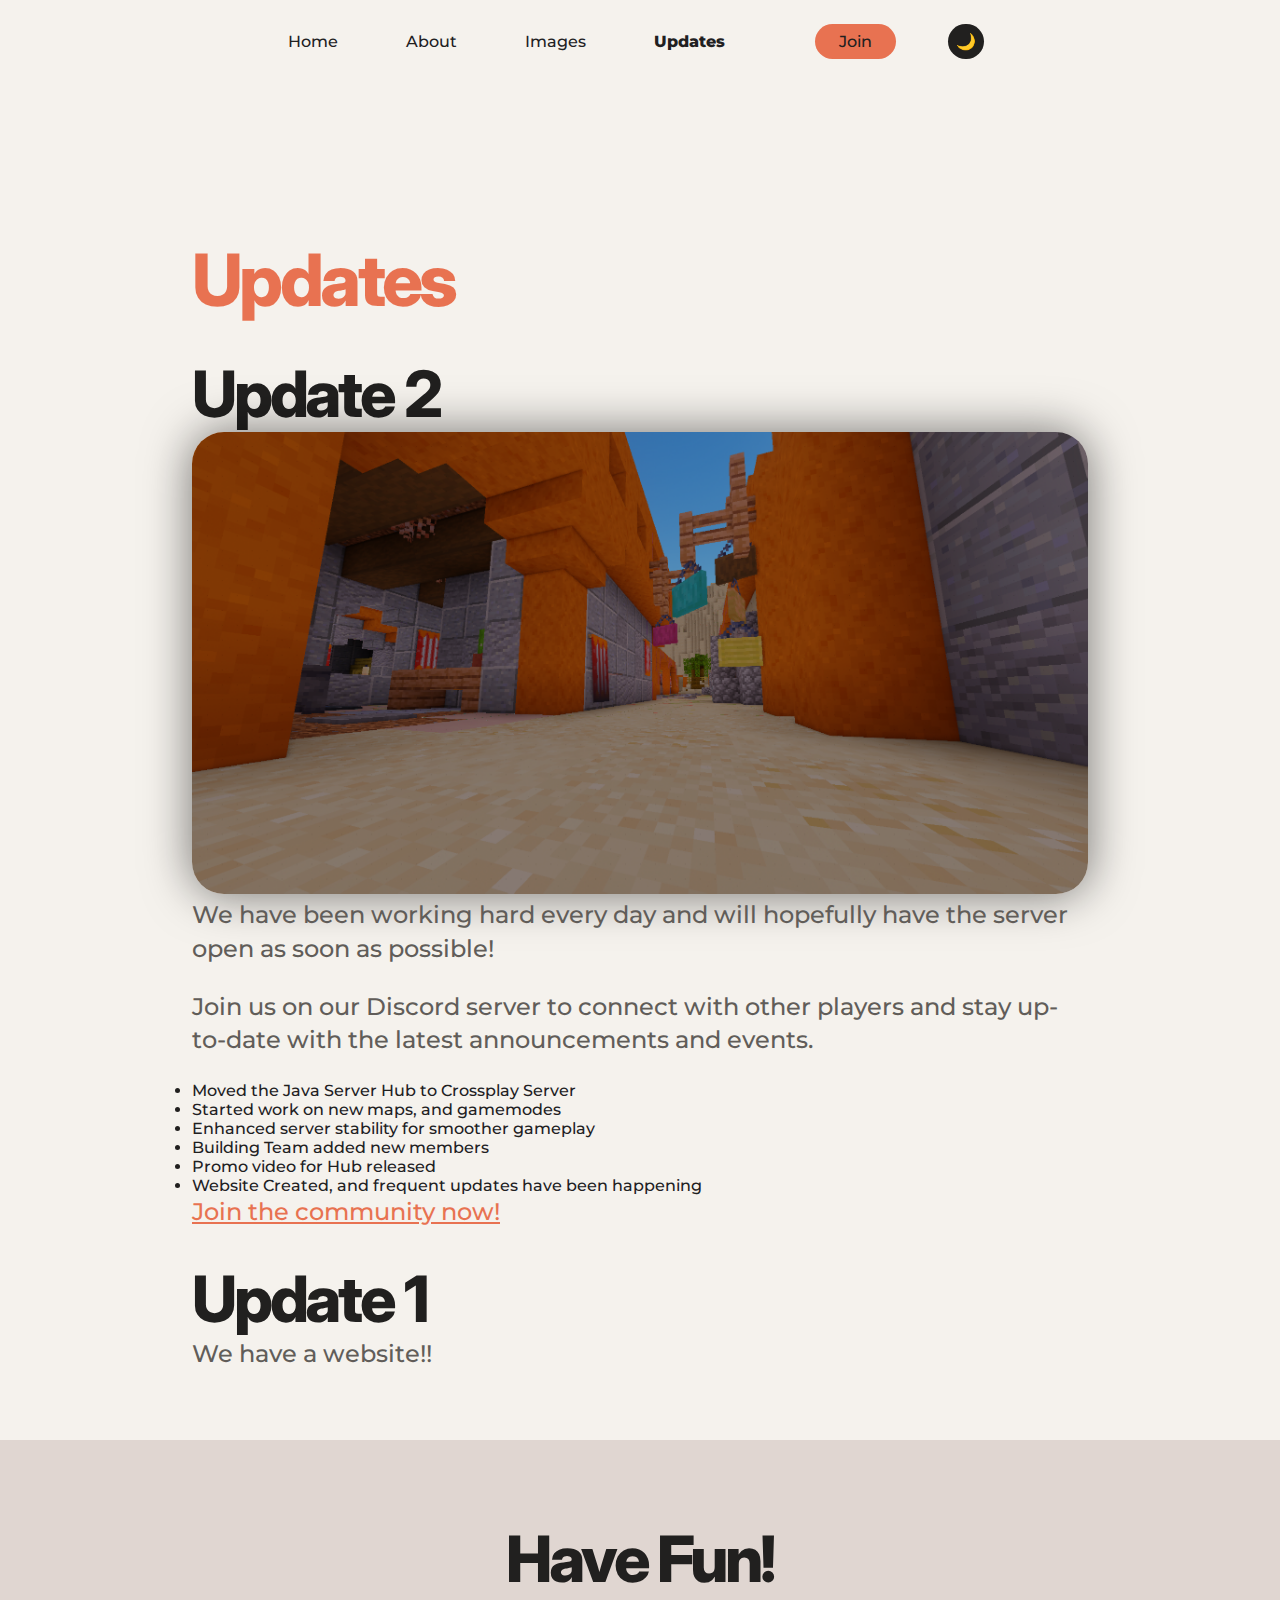
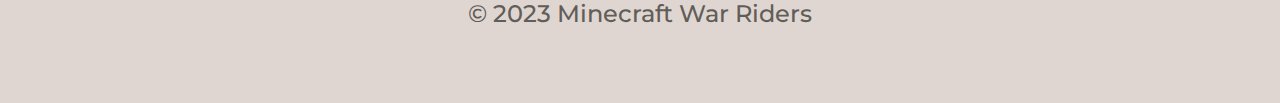
<file: mcwr/updates.html>
<!--

              ####    ####
              ####    ####
                  ####
                ########
                ########
                ##    ##

+--------------------------------------+
| (C) Minecraft War Riders Crossplay   |
|                                      |
| Website made by No*ie                |
| youtube.com/@itsnoxie for more info. |
+--------------------------------------+

-->

<!-- Hi. So scroll down until you find a red square emoji. -->

<!DOCTYPE html>

<html>
    <head>
        <meta charset="utf-8">
        <meta http-equiv="X-UA-Compatible" content="IE=edge">
        <title>MCWR | Images</title>
        <link rel="icon" type="image/x-icon" href="resources/favicon.png">
        <meta name="viewport" content="width=device-width, initial-scale=1">
        <link rel="stylesheet" href="style.css">
        <script src="https://ajax.googleapis.com/ajax/libs/jquery/3.6.4/jquery.min.js"></script>
        <script src="app.js"></script>
    </head>
    <body id="body">
        <nav>
            <div class="nav-list-div">
                <ul>
                    <li><a href="index.html">Home</a></li>
                    <li><a href="about.html">About</a></li>
                    <li><a href="images.html">Images</a></li>
                    <li><a href="updates.html"><b>Updates</b></a></li>
                </ul>
            </div>
            <div>
                <button id="join-button"><a href="https://www.discord.gg/PpvEjsumfe"">Join</a></button>
                <button id="dark-mode" onclick="toggleDarkMode()">🌙</button>
                <button id="xi-button" onclick="toggleMenu()">≡</button>
            </div>
        </nav>
        <div class="menu">
            <li class="menuli"><a href="index.html">Home</a></li>
            <li class="menuli"><a href="about.html">About</a></li>
            <li class="menuli"><a href="images.html">Images</a></li>
            <li class="menuli"><a href="updates.html"><u>Updates</u></a></li>
        </div>
        <main>
            <h1 class="title">Updates</h1>
            <!--
          🟥🟥🟥🟥 Great!
          So, I need you to write the updates beneath the yellow square emojis.
          Here's how to do that.
          1. Copy and paste this:
            <div class="card">
                <h1>Title</h1>
                <p>paragraph</p>
            </div>

          2. Paste it under the yellow squares. (Don't remove the yellow squares because they'll help the next person write!
          3. Start Writing!

            Tips:
              Line break: <br> (The enter key will not do anything. Use this instead.)
              Paragraph: <p>
              **Bold text**: <b>text</b>
              *Italics*: <em>text</em>
              Title: <h1 class="title">text</h1>
              # Heading: <h1>heading</h1>
              ## Smaller Heading: <h2>text</h2>
              ### Smallest Heading: <h3>text</h3>
              Red text*: <span class="red">text<span>
                * The red text will not work on headings. Instead, use <span class="red h">text<span>
              - Bulleted list:
              <ul>
                  <li>text</li>
                  <li>text</li>
              <ul>

              1. Numbered list:
              <ol>
                  <li>text</li>
              </ol>

              [Hyper](links): <a href="https://example.com">text</a>
          -->
            <div class="card">
                <h1>Update 2</h1>
                <img src="resources/update2.png" style="max-width: 100%;">
                <p>We have been working hard every day and will hopefully have the server open as soon as possible!</p>
                <p>Join us on our Discord server to connect with other players and stay up-to-date with the latest announcements and events.</p>
                <ul>
                <li>Moved the Java Server Hub to Crossplay Server</li>
                <li>Started work on new maps, and gamemodes</li>
                <li>Enhanced server stability for smoother gameplay</li>
                <li>Building Team added new members</li>
                <li>Promo video for Hub released</li>
                <li>Website Created, and frequent updates have been happening</li>
                </ul>
                <p><a href="https://www.discord.gg/PpvEjsumfe">Join the community now!</a></p>
            </div>

            <div class="card">
                <h1>Update 1</h1>
                <p>We have a website!!</p>
            </div>

        </main>
        <footer>
            <h1>Have Fun!</h1>
            <p>&copy; 2023 Minecraft War Riders</p>
        </footer>
    </body>
</html>
</file>
<file: mcwr/style.css>
@import url('https://fonts.googleapis.com/css2?family=Montserrat:ital,wght@0,100;0,200;0,300;0,400;0,500;0,600;0,700;0,800;0,900;1,100;1,200;1,300;1,400;1,500;1,600;1,700;1,800;1,900&display=swap');

@import url('https://fonts.googleapis.com/css2?family=Inter:wght@100;200;300;400;500;600;700;800;900&display=swap');

@import url('https://fonts.googleapis.com/css2?family=Fira+Code&display=swap');

:root {
    --bg: #f5f2ed;
    --bg2: #e0d6d1;
    --pri: #21201f;
    --sec: #615d59;
    --acc: #e87251;
}

.dark-mode {
    --bg: #25262b;
    --bg2: #40444d;
    --pri: #d3e4e8;
    --sec: #a3b5bf;
    --acc: #d64779;
}

* {
    color: var(--pri);
    box-sizing: border-box;
    margin: 0;
    padding: 0;
    font-family: 'Montserrat', Helvetica, sans-serif;
    font-weight: 500;
    transition: .2s cubic-bezier(0, 0.5, 0.5, 1);
}

/* ------------------------ */

body {
    background-color: var(--bg);
    animation: load .75s cubic-bezier(0, 0.8, 0.2, 1);
}

.menu {
    opacity: 0;
}

@keyframes load {
    from {
        opacity: 0;
        transform: translateY(3rem);
    }
    to {
        opacity: 1;
        transform: translateY(0);
    }
}

img {
    object-fit: cover;
    border-radius: 2rem;
    box-shadow: 0 0 3rem #0008;
}

code {
    background-color: var(--bg2);
    outline: 2px solid var(--sec);
    padding: 4px .5em;
    border-radius: 4px;
    box-shadow: 2px 2px 16px #0004 inset;
    font-family: 'Fira Code', Courier, monospace;
    font-size: 1rem;
}

header {
    background-image: url(resources/lobby.png);
    padding: 30vh 5vw;
    color: #fff;
    text-align: center;
    text-shadow: 0 0 .5rem #000;
    background-attachment: fixed;
}

header h1 {
    font-size: 5rem;
    font-weight: 700;
    color: #fff;
}

nav {
    display: flex;
    justify-content: space-between;
    position: sticky;
    width: 100%;
    background-color: var(--bg);
    padding: 0 20vw;
    z-index: 99;
    top: 0;
}

nav ul {
    list-style: none;
}

nav li {
    padding: 2rem;
    font-size: 1rem;
    display: inline-block;
}

nav a {
    text-decoration: none;
    color: var(--pri);
    transition: .2s cubic-bezier(0, 0.5, 0.5, 1);
}

nav li > a:hover {
    letter-spacing: .1em;
    color: var(--acc);
}

#xi-button {
    visibility: hidden;
}

#join-button {
    background-color: var(--acc);
    color: #fff;
    border: none;
    border-radius: 99px;
    padding: .5rem 1.5rem;
    font-size: 1rem;
    margin: 1.5rem;
    outline: 2px solid transparent;
    transition: .8s cubic-bezier(0, .8, .2, 1);
}

#join-button:hover {
    background-color: transparent;
    color: var(--acc);
    outline: 2px solid var(--acc);
    transform: scale(1.2);
}

.main-join {
    background-color: var(--acc);
    color: #fff;
    border: none;
    border-radius: 99px;
    padding: .5rem 1.5rem;
    font-size: 1rem;
    margin: 1.5rem 0;
    outline: 2px solid transparent;
    transition: .8s cubic-bezier(0, .8, .2, 1);
}

.main-join:hover {
    background-color: transparent;
    color: var(--acc);
    outline: 2px solid var(--acc);
    transform: scale(1.2);
}

#dark-mode {
    background-color: var(--pri);
    border: none;
    border-radius: 99px;
    padding: .5rem;
    font-size: 1rem;
    margin: 1.5rem;
    outline: 2px solid transparent;
    cursor: pointer;
}

#dark-mode:hover {
    background-color: transparent;
    outline: 2px solid var(--pri);
}

main {
    padding: 5vh 15vw;
}

b {
    font-weight: 800;
    font-style: normal;
}

.red {
    color: var(--acc);
}

.h {
    font-weight: 800;
    letter-spacing: -.05em;
    font-family: 'Inter', Helvetica, sans-serif;
}

em {
    color: var(--sec);
}

h1,
h2,
h3 {
    font-weight: 800;
    letter-spacing: -.05em;
    font-family: 'Inter', Helvetica, sans-serif;
}

h1 {
    margin-top: 2rem;
    font-size: 4rem;
}

h2 {
    margin-top: 1.5rem;
    font-size: 3rem;
}

h3 {
    margin-top: 1rem;
    font-size: 2rem;
}

p {
    font-size: 1.5rem;
    color: var(--sec);
    margin-bottom: 1em;
    line-height: 1.4em;
}

main a {
    color: var(--acc)
}

main a:hover {
    color: #fff;
    text-shadow:
        -2px -2px .5rem var(--acc),
        -2px 2px .5rem var(--acc),
        2px -2px .5rem var(--acc),
        2px 2px .5rem var(--acc)
    ;
}

.container {
    display: flex;
    width: 100%;
    flex-direction: row;
    align-items: center;
    justify-content: center;
    gap: 8rem;
    margin-bottom: 10vh;
}

footer {
    background-color: var(--bg2);
    padding: 3rem 20vw;
    text-align: center;
}

.bento {
    display: grid;
    gap: 1vw 1vw;
    grid-template-columns: auto auto auto;
    margin: 2rem 0;
}

.bento img {
    height: 22.333vw;
    width: 22.333vw;
    filter: saturate(0);
    z-index: 1;
}

.double {
    grid-column: span 2;
    width: 44.667vw !important;
}

.bento img:hover {
    transform: scale(1.1);
    filter: saturate(1);
    z-index: 2;
    border-radius: 1rem;
}

.title {
    font-size: 72px;
    background: var(--acc);
    -webkit-background-clip: text;
    background-clip: text;
    -webkit-text-fill-color: transparent;
}

@media only screen and (max-width: 820px) {

    header {
        padding: 10vh 3vw
    }

    nav {
        padding: 0 10vw
    }

    .container {
        gap: 0;
        justify-content: left;
    }

    .container img {
        display: none;
    }

    .bento {
        display: flex;
        gap: 2rem;
        overflow-x: auto;
        overflow-y: hidden;
    }

    .bento img {
        height: 50vw;
        width: 50vw;
        filter: saturate(1);
        z-index: 1;
    }
    
    .double {
        grid-column: none;
        width: 50vw !important;
    }

    .bento img:hover {
        transform: scale(1);
        z-index: 2;
        border-radius: 1rem;
    }

    .visible {
        opacity: 1 !important
    }

    @media only screen and (max-width: 425px) {

        header {
            display: none;
        }

        .title {
            font-size: 2.75rem;
        }

        h1 {
            font-size: 2rem;
        }

        h2 {
            font-size: 1.75rem;
        }

        h3 {
            font-size: 1.5rem;
        }

        p {
            font-size: 1rem;
        }

        code {
            font-size: .6rem;
            padding: .2rem;
            border-radius: .2rem;
        }

        .nav-list-div {
            display: none;
        }

        nav {
            padding: 0;
            justify-content: center;
        }

        nav button {
            margin: .5rem 3vw !important;
        }

        #xi-button {
            visibility: visible;
            background-color: transparent;
            border: none;
            border-radius: 99px;
            padding: .5rem;
            font-size: 1rem;
            outline: 2px solid transparent;
            transition: .8s cubic-bezier(0, .8, .2, 1);
        }

        .menu {
            position: fixed;
            background-color: var(--bg);
            height: 100vh;
            right: 0;
            line-height: 3em;
            padding: 15vw;
            list-style: none;
        }

        .menu a {
            text-decoration: none;
        }

        .menu a hover {
            color: var(--acc)
        }

    }

}
</file>
